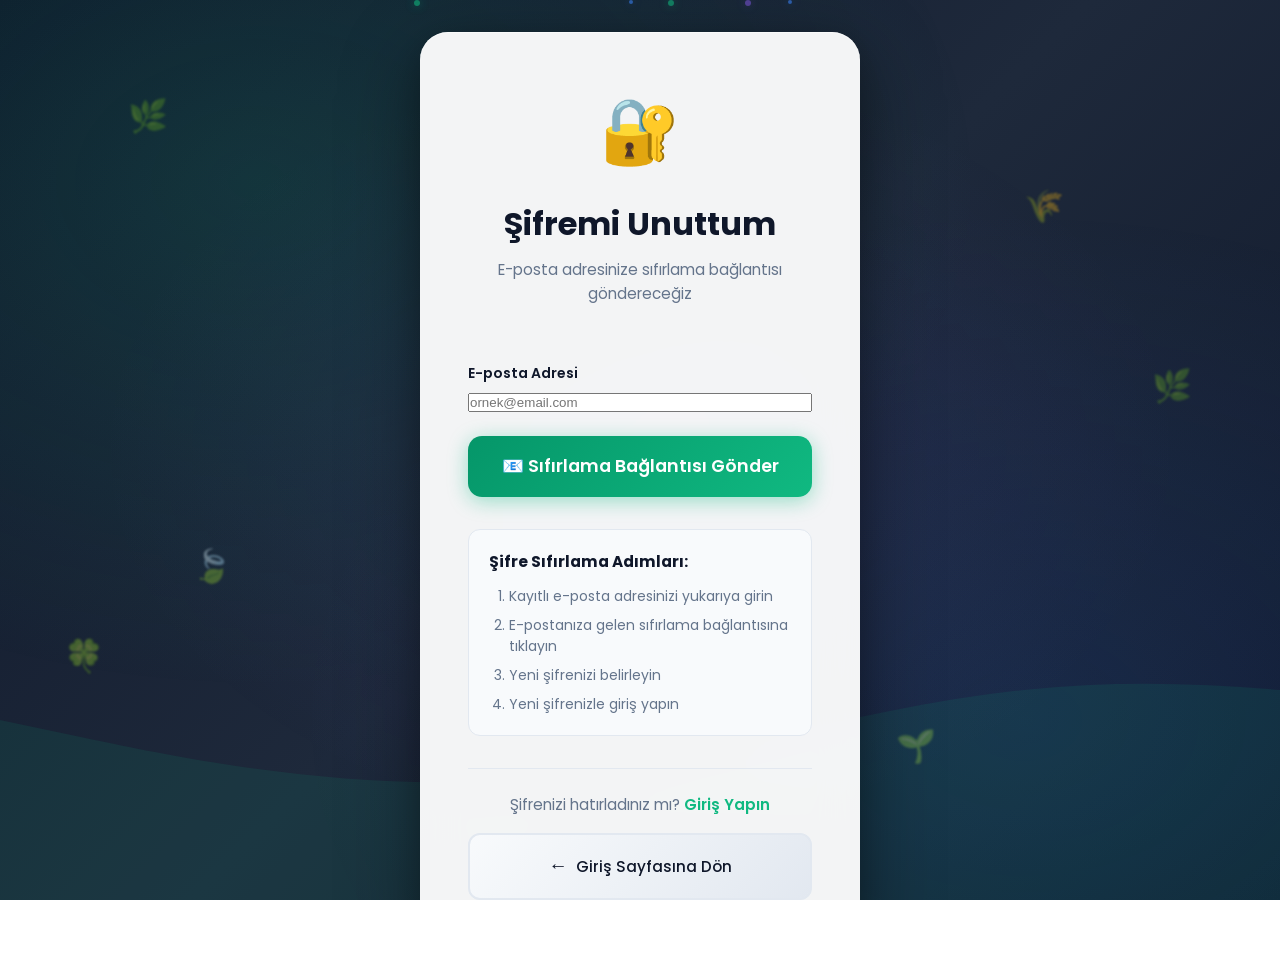
<file: frontend/forgot-password.html>
<!DOCTYPE html>
<html lang="tr">
<head>
    <meta charset="UTF-8">
    <meta name="viewport" content="width=device-width, initial-scale=1.0">
    <title>Şifremi Unuttum - AgriWatch</title>
    
    <!-- Google Fonts -->
    <link rel="preconnect" href="https://fonts.googleapis.com">
    <link rel="preconnect" href="https://fonts.gstatic.com" crossorigin>
    <link href="https://fonts.googleapis.com/css2?family=Poppins:wght@300;400;500;600;700;800&display=swap" rel="stylesheet">
    
    <link rel="stylesheet" href="css/auth.css">
</head>
<body>
    <!-- Animated Background -->
    <div class="animated-bg">
        <div class="gradient-overlay"></div>
        
        <!-- Floating Elements -->
        <div class="floating-elements">
            <div class="floating-leaf leaf-1">🌿</div>
            <div class="floating-leaf leaf-2">🌾</div>
            <div class="floating-leaf leaf-3">🍃</div>
            <div class="floating-leaf leaf-4">🌱</div>
            <div class="floating-leaf leaf-5">🌿</div>
            <div class="floating-leaf leaf-6">🍀</div>
        </div>
        
        <!-- Animated Waves -->
        <div class="waves">
            <svg class="wave wave-1" viewBox="0 0 1440 320" preserveAspectRatio="none">
                <path fill="rgba(16, 185, 129, 0.1)" d="M0,160L48,176C96,192,192,224,288,213.3C384,203,480,149,576,133.3C672,117,768,139,864,165.3C960,192,1056,224,1152,218.7C1248,213,1344,171,1392,149.3L1440,128L1440,320L1392,320C1344,320,1248,320,1152,320C1056,320,960,320,864,320C768,320,672,320,576,320C480,320,384,320,288,320C192,320,96,320,48,320L0,320Z"></path>
            </svg>
        </div>
        
        <!-- Particle dots -->
        <div class="particles">
            <span class="particle"></span>
            <span class="particle"></span>
            <span class="particle"></span>
            <span class="particle"></span>
            <span class="particle"></span>
        </div>
    </div>

    <!-- Main Content -->
    <div class="auth-container" style="justify-content: center;">
        <!-- Form Container -->
        <div class="auth-form-container">
            <div class="auth-card">
                <div class="auth-header">
                    <div class="forgot-icon">🔐</div>
                    <h2>Şifremi Unuttum</h2>
                    <p>E-posta adresinize sıfırlama bağlantısı göndereceğiz</p>
                </div>

                <form id="forgot-form" class="auth-form">
                    <div class="error-message" id="error-message"></div>
                    <div class="success-message" id="success-message"></div>

                    <div class="form-group">
                        <label for="email">E-posta Adresi</label>
                        <input type="email" id="email" name="email" placeholder="ornek@email.com" required>
                    </div>

                    <button type="submit" class="btn-submit" id="btn-reset">
                        <span class="btn-icon">📧</span>
                        <span class="btn-text">Sıfırlama Bağlantısı Gönder</span>
                    </button>
                </form>

                <div class="forgot-content" style="margin-top: 2rem;">
                    <div class="forgot-steps">
                        <h4>Şifre Sıfırlama Adımları:</h4>
                        <ol>
                            <li>Kayıtlı e-posta adresinizi yukarıya girin</li>
                            <li>E-postanıza gelen sıfırlama bağlantısına tıklayın</li>
                            <li>Yeni şifrenizi belirleyin</li>
                            <li>Yeni şifrenizle giriş yapın</li>
                        </ol>
                    </div>
                </div>

                <div class="auth-footer">
                    <p>Şifrenizi hatırladınız mı? <a href="login.html">Giriş Yapın</a></p>
                </div>

                <a href="login.html" class="btn-back">
                    <span>←</span> Giriş Sayfasına Dön
                </a>
            </div>
        </div>
    </div>

    <style>
        .forgot-icon {
            font-size: 4rem;
            margin-bottom: 1rem;
            animation: bounce 2s ease-in-out infinite;
        }
        
        @keyframes bounce {
            0%, 100% { transform: translateY(0); }
            50% { transform: translateY(-10px); }
        }
        
        .forgot-content {
            margin: 2rem 0;
        }
        
        .info-box {
            display: flex;
            align-items: flex-start;
            gap: 1rem;
            padding: 1rem;
            background: linear-gradient(135deg, #f0fdf4, #ecfeff);
            border-radius: 12px;
            border: 1px solid #a7f3d0;
            margin-bottom: 1.5rem;
        }
        
        .info-icon {
            font-size: 1.5rem;
            flex-shrink: 0;
        }
        
        .info-text p {
            color: #047857;
            font-size: 0.9rem;
            line-height: 1.5;
            margin: 0;
        }
        
        .contact-box {
            display: flex;
            align-items: center;
            gap: 1rem;
            padding: 1.25rem;
            background: linear-gradient(135deg, #0f172a, #1e293b);
            border-radius: 12px;
            margin-bottom: 1.5rem;
            box-shadow: 0 4px 20px rgba(0, 0, 0, 0.15);
        }
        
        .contact-icon {
            font-size: 2rem;
            width: 50px;
            height: 50px;
            background: linear-gradient(135deg, #10B981, #3B82F6);
            border-radius: 12px;
            display: flex;
            align-items: center;
            justify-content: center;
        }
        
        .contact-info {
            display: flex;
            flex-direction: column;
        }
        
        .contact-label {
            font-size: 0.8rem;
            color: #94a3b8;
            text-transform: uppercase;
            letter-spacing: 0.5px;
        }
        
        .contact-value {
            font-size: 1.15rem;
            font-weight: 600;
            color: white;
            margin-top: 0.25rem;
        }
        
        .forgot-steps {
            background: #f8fafc;
            border-radius: 12px;
            padding: 1.25rem;
            border: 1px solid #e2e8f0;
        }
        
        .forgot-steps h4 {
            font-size: 0.95rem;
            color: #0f172a;
            margin-bottom: 0.75rem;
        }
        
        .forgot-steps ol {
            margin: 0;
            padding-left: 1.25rem;
        }
        
        .forgot-steps li {
            font-size: 0.875rem;
            color: #64748b;
            margin-bottom: 0.5rem;
            line-height: 1.5;
        }
        
        .forgot-steps li:last-child {
            margin-bottom: 0;
        }
        
        .btn-back {
            display: flex;
            align-items: center;
            justify-content: center;
            gap: 0.5rem;
            width: 100%;
            padding: 1rem;
            background: linear-gradient(135deg, #f8fafc, #e2e8f0);
            border: 2px solid #e2e8f0;
            border-radius: 12px;
            font-size: 0.95rem;
            font-weight: 500;
            color: #0f172a;
            text-decoration: none;
            margin-top: 1rem;
            transition: all 0.3s ease;
        }
        
        .btn-back:hover {
            background: white;
            border-color: #10B981;
            color: #10B981;
            transform: translateY(-2px);
            box-shadow: 0 4px 12px rgba(0, 0, 0, 0.1);
        }
        
        .btn-back span {
            font-size: 1.2rem;
        }
    </style>

    <script>
        // Form submit
        document.getElementById('forgot-form').addEventListener('submit', async (e) => {
            e.preventDefault();
            
            const btn = document.getElementById('btn-reset');
            const errorDiv = document.getElementById('error-message');
            const successDiv = document.getElementById('success-message');
            
            btn.classList.add('loading');
            errorDiv.classList.remove('show');
            successDiv.classList.remove('show');
            
            const email = document.getElementById('email').value;
            
            try {
                // Şimdilik demo mode - gerçek uygulamada backend'e istek atacak
                await new Promise(resolve => setTimeout(resolve, 1500));
                
                // Success!
                btn.classList.remove('loading');
                btn.classList.add('success');
                btn.querySelector('.btn-text').textContent = '✓ Gönderildi!';
                
                successDiv.textContent = `${email} adresine şifre sıfırlama bağlantısı gönderildi. E-postanızı kontrol edin.`;
                successDiv.classList.add('show');
                
                setTimeout(() => {
                    window.location.href = 'login.html';
                }, 3000);
                
            } catch (error) {
                btn.classList.remove('loading');
                errorDiv.textContent = error.message || 'Bir hata oluştu. Lütfen tekrar deneyin.';
                errorDiv.classList.add('show');
            }
        });

        // Add floating animation delays
        document.querySelectorAll('.floating-leaf').forEach((leaf, index) => {
            leaf.style.animationDelay = `${index * 0.7}s`;
        });

        document.querySelectorAll('.particle').forEach((particle, index) => {
            particle.style.animationDelay = `${index * 0.5}s`;
            particle.style.left = `${Math.random() * 100}%`;
        });
    </script>
</body>
</html>
</file>
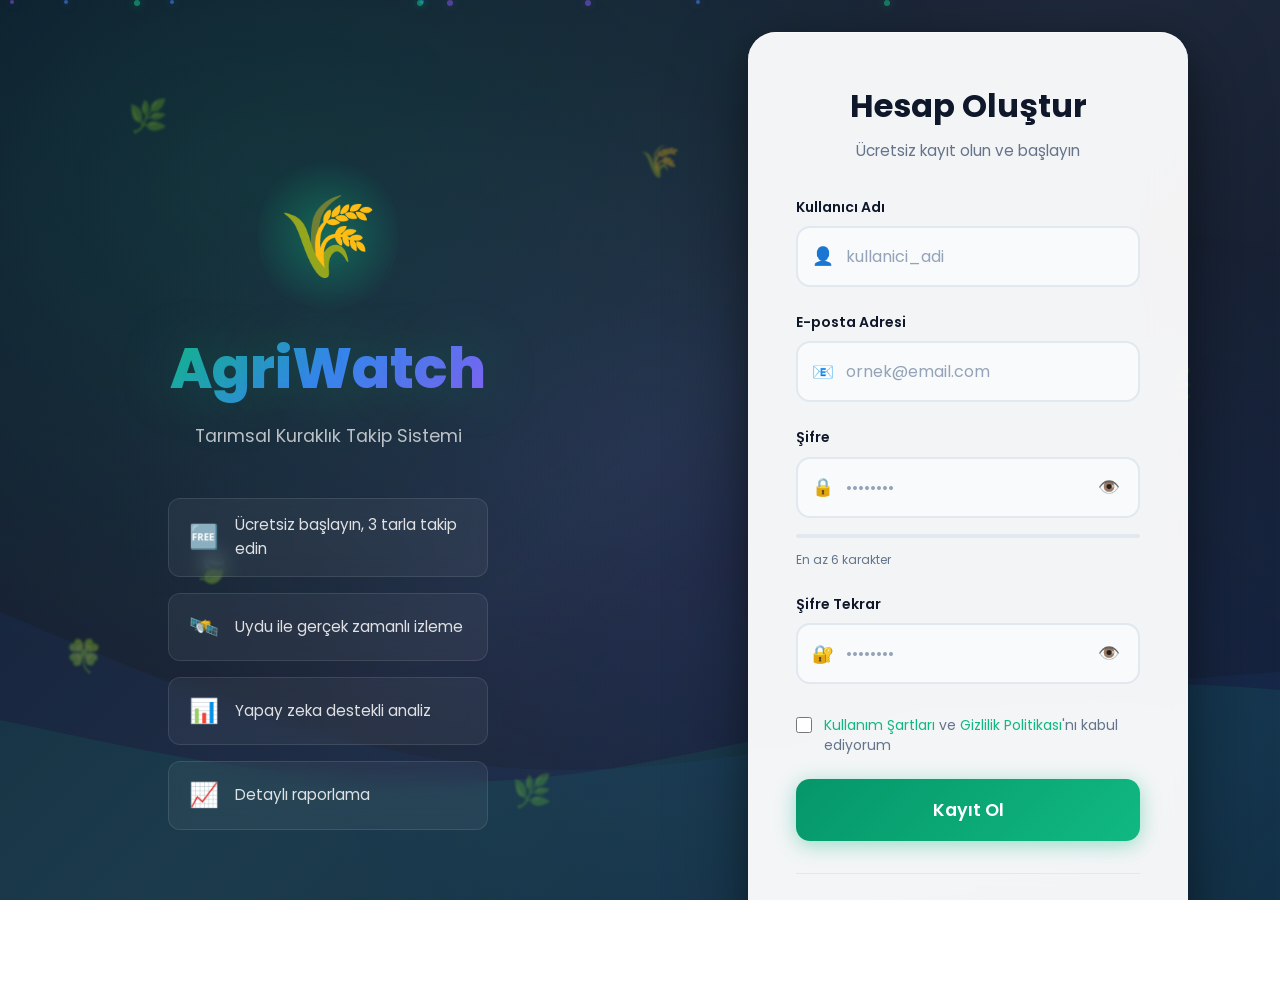
<file: frontend/register.html>
<!DOCTYPE html>
<html lang="tr">
<head>
    <meta charset="UTF-8">
    <meta name="viewport" content="width=device-width, initial-scale=1.0">
    <title>Kayıt Ol - AgriWatch</title>
    
    <!-- Google Fonts -->
    <link rel="preconnect" href="https://fonts.googleapis.com">
    <link rel="preconnect" href="https://fonts.gstatic.com" crossorigin>
    <link href="https://fonts.googleapis.com/css2?family=Poppins:wght@300;400;500;600;700;800&display=swap" rel="stylesheet">
    
    <link rel="stylesheet" href="css/auth.css">
</head>
<body>
    <!-- Animated Background -->
    <div class="animated-bg">
        <div class="gradient-overlay"></div>
        
        <!-- Floating Elements -->
        <div class="floating-elements">
            <div class="floating-leaf leaf-1">🌿</div>
            <div class="floating-leaf leaf-2">🌾</div>
            <div class="floating-leaf leaf-3">🍃</div>
            <div class="floating-leaf leaf-4">🌱</div>
            <div class="floating-leaf leaf-5">🌿</div>
            <div class="floating-leaf leaf-6">🍀</div>
            <div class="floating-leaf leaf-7">🌾</div>
            <div class="floating-leaf leaf-8">🌿</div>
        </div>
        
        <!-- Animated Waves -->
        <div class="waves">
            <svg class="wave wave-1" viewBox="0 0 1440 320" preserveAspectRatio="none">
                <path fill="rgba(16, 185, 129, 0.1)" d="M0,160L48,176C96,192,192,224,288,213.3C384,203,480,149,576,133.3C672,117,768,139,864,165.3C960,192,1056,224,1152,218.7C1248,213,1344,171,1392,149.3L1440,128L1440,320L1392,320C1344,320,1248,320,1152,320C1056,320,960,320,864,320C768,320,672,320,576,320C480,320,384,320,288,320C192,320,96,320,48,320L0,320Z"></path>
            </svg>
            <svg class="wave wave-2" viewBox="0 0 1440 320" preserveAspectRatio="none">
                <path fill="rgba(59, 130, 246, 0.08)" d="M0,64L48,96C96,128,192,192,288,202.7C384,213,480,171,576,144C672,117,768,107,864,122.7C960,139,1056,181,1152,181.3C1248,181,1344,139,1392,117.3L1440,96L1440,320L1392,320C1344,320,1248,320,1152,320C1056,320,960,320,864,320C768,320,672,320,576,320C480,320,384,320,288,320C192,320,96,320,48,320L0,320Z"></path>
            </svg>
        </div>
        
        <!-- Particle dots -->
        <div class="particles">
            <span class="particle"></span>
            <span class="particle"></span>
            <span class="particle"></span>
            <span class="particle"></span>
            <span class="particle"></span>
            <span class="particle"></span>
            <span class="particle"></span>
            <span class="particle"></span>
            <span class="particle"></span>
            <span class="particle"></span>
        </div>
    </div>

    <!-- Main Content -->
    <div class="auth-container">
        <!-- Left Side - Branding -->
        <div class="auth-branding">
            <div class="brand-content">
                <div class="logo-wrapper">
                    <div class="logo-icon">🌾</div>
                    <div class="logo-glow"></div>
                </div>
                <h1 class="brand-title">AgriWatch</h1>
                <p class="brand-subtitle">Tarımsal Kuraklık Takip Sistemi</p>
                
                <div class="features-list">
                    <div class="feature-item">
                        <span class="feature-icon">🆓</span>
                        <span class="feature-text">Ücretsiz başlayın, 3 tarla takip edin</span>
                    </div>
                    <div class="feature-item">
                        <span class="feature-icon">🛰️</span>
                        <span class="feature-text">Uydu ile gerçek zamanlı izleme</span>
                    </div>
                    <div class="feature-item">
                        <span class="feature-icon">📊</span>
                        <span class="feature-text">Yapay zeka destekli analiz</span>
                    </div>
                    <div class="feature-item">
                        <span class="feature-icon">📈</span>
                        <span class="feature-text">Detaylı raporlama</span>
                    </div>
                </div>
            </div>
        </div>

        <!-- Right Side - Register Form -->
        <div class="auth-form-container">
            <div class="auth-card">
                <div class="auth-header">
                    <h2>Hesap Oluştur</h2>
                    <p>Ücretsiz kayıt olun ve başlayın</p>
                </div>

                <form id="register-form" class="auth-form">
                    <div class="form-group">
                        <label for="username">Kullanıcı Adı</label>
                        <div class="input-wrapper">
                            <span class="input-icon">👤</span>
                            <input type="text" id="username" name="username" placeholder="kullanici_adi" required minlength="3">
                            <span class="input-focus-effect"></span>
                        </div>
                    </div>

                    <div class="form-group">
                        <label for="email">E-posta Adresi</label>
                        <div class="input-wrapper">
                            <span class="input-icon">📧</span>
                            <input type="email" id="email" name="email" placeholder="ornek@email.com" required>
                            <span class="input-focus-effect"></span>
                        </div>
                    </div>

                    <div class="form-group">
                        <label for="password">Şifre</label>
                        <div class="input-wrapper">
                            <span class="input-icon">🔒</span>
                            <input type="password" id="password" name="password" placeholder="••••••••" required minlength="6" oninput="checkPasswordStrength()">
                            <button type="button" class="toggle-password" onclick="togglePassword('password')">👁️</button>
                            <span class="input-focus-effect"></span>
                        </div>
                        <div class="password-strength">
                            <div class="password-strength-bar" id="strength-bar"></div>
                        </div>
                        <p class="password-hint" id="password-hint">En az 6 karakter</p>
                    </div>

                    <div class="form-group">
                        <label for="password-confirm">Şifre Tekrar</label>
                        <div class="input-wrapper">
                            <span class="input-icon">🔐</span>
                            <input type="password" id="password-confirm" name="password-confirm" placeholder="••••••••" required>
                            <button type="button" class="toggle-password" onclick="togglePassword('password-confirm')">👁️</button>
                            <span class="input-focus-effect"></span>
                        </div>
                    </div>

                    <div class="terms-checkbox">
                        <input type="checkbox" id="terms" required>
                        <label for="terms">
                            <a href="#">Kullanım Şartları</a> ve <a href="#">Gizlilik Politikası</a>'nı kabul ediyorum
                        </label>
                    </div>

                    <button type="submit" class="btn-submit" id="btn-register">
                        <span class="btn-text">Kayıt Ol</span>
                        <span class="btn-loader"></span>
                    </button>

                    <div class="error-message" id="error-message"></div>
                    <div class="success-message" id="success-message"></div>
                </form>

                <div class="auth-footer">
                    <p>Zaten hesabınız var mı? <a href="login.html">Giriş Yapın</a></p>
                </div>
            </div>
        </div>
    </div>

    <script>
        // Toggle password visibility
        function togglePassword(fieldId) {
            const pwd = document.getElementById(fieldId);
            const btn = pwd.parentElement.querySelector('.toggle-password');
            if (pwd.type === 'password') {
                pwd.type = 'text';
                btn.textContent = '🙈';
            } else {
                pwd.type = 'password';
                btn.textContent = '👁️';
            }
        }

        // Check password strength
        function checkPasswordStrength() {
            const password = document.getElementById('password').value;
            const bar = document.getElementById('strength-bar');
            const hint = document.getElementById('password-hint');
            
            bar.className = 'password-strength-bar';
            
            if (password.length < 6) {
                bar.style.width = '20%';
                bar.style.background = '#ef4444';
                hint.textContent = 'Çok kısa';
                hint.style.color = '#ef4444';
            } else if (password.length < 8) {
                bar.classList.add('weak');
                hint.textContent = 'Zayıf şifre';
                hint.style.color = '#ef4444';
            } else if (password.length < 10 || !/[A-Z]/.test(password) || !/[0-9]/.test(password)) {
                bar.classList.add('medium');
                hint.textContent = 'Orta güçlükte';
                hint.style.color = '#f59e0b';
            } else {
                bar.classList.add('strong');
                hint.textContent = 'Güçlü şifre ✓';
                hint.style.color = '#10b981';
            }
        }

        // Form submit
        document.getElementById('register-form').addEventListener('submit', async (e) => {
            e.preventDefault();
            
            const btn = document.getElementById('btn-register');
            const errorDiv = document.getElementById('error-message');
            const successDiv = document.getElementById('success-message');
            
            btn.classList.add('loading');
            errorDiv.classList.remove('show');
            successDiv.classList.remove('show');
            
            const username = document.getElementById('username').value;
            const email = document.getElementById('email').value;
            const password = document.getElementById('password').value;
            const passwordConfirm = document.getElementById('password-confirm').value;
            
            // Validation
            if (password !== passwordConfirm) {
                btn.classList.remove('loading');
                errorDiv.textContent = 'Şifreler eşleşmiyor!';
                errorDiv.classList.add('show');
                return;
            }
            
            if (password.length < 6) {
                btn.classList.remove('loading');
                errorDiv.textContent = 'Şifre en az 6 karakter olmalı!';
                errorDiv.classList.add('show');
                return;
            }
            
            try {
                const response = await fetch('http://localhost:5000/api/auth/register', {
                    method: 'POST',
                    headers: { 'Content-Type': 'application/json' },
                    body: JSON.stringify({ username, email, password })
                });
                
                const data = await response.json();
                
                if (response.ok) {
                    // Success!
                    btn.classList.remove('loading');
                    btn.classList.add('success');
                    btn.querySelector('.btn-text').textContent = '✓ Kayıt Başarılı!';
                    
                    successDiv.textContent = 'Hesabınız oluşturuldu! Giriş sayfasına yönlendiriliyorsunuz...';
                    successDiv.classList.add('show');
                    
                    setTimeout(() => {
                        window.location.href = 'login.html';
                    }, 2000);
                } else {
                    throw new Error(data.error || 'Kayıt başarısız');
                }
            } catch (error) {
                btn.classList.remove('loading');
                errorDiv.textContent = error.message === 'Failed to fetch' 
                    ? 'Sunucuya bağlanılamıyor! Backend çalışıyor mu?' 
                    : error.message;
                errorDiv.classList.add('show');
                
                // Shake animation
                document.querySelector('.auth-card').classList.add('shake');
                setTimeout(() => {
                    document.querySelector('.auth-card').classList.remove('shake');
                }, 500);
            }
        });

        // Check if already logged in
        if (localStorage.getItem('token')) {
            window.location.href = 'index.html';
        }

        // Add floating animation delays
        document.querySelectorAll('.floating-leaf').forEach((leaf, index) => {
            leaf.style.animationDelay = `${index * 0.7}s`;
        });

        document.querySelectorAll('.particle').forEach((particle, index) => {
            particle.style.animationDelay = `${index * 0.5}s`;
            particle.style.left = `${Math.random() * 100}%`;
        });
    </script>
    
    <style>
        .success-message {
            padding: 0.875rem;
            background: #f0fdf4;
            border: 1px solid #86efac;
            border-radius: 10px;
            color: #16a34a;
            font-size: 0.875rem;
            text-align: center;
            display: none;
            margin-top: 1rem;
        }
        
        .success-message.show {
            display: block;
            animation: fadeIn 0.3s ease;
        }
        
        .terms-checkbox {
            margin-top: 0.5rem;
        }
        
        .terms-checkbox input[type="checkbox"] {
            width: 18px;
            height: 18px;
            cursor: pointer;
        }
        
        .terms-checkbox label {
            cursor: pointer;
            line-height: 1.4;
        }
    </style>
</body>
</html>
</file>
<file: frontend/css/auth.css>
/* ========================================
   AGRIWATCH - AUTH PAGES STYLES
   Stunning Animated Login/Register
   ======================================== */

@import url('https://fonts.googleapis.com/css2?family=Poppins:wght@300;400;500;600;700;800&display=swap');

/* ========================================
   VARIABLES
   ======================================== */
:root {
    --primary: #10B981;
    --primary-dark: #059669;
    --primary-light: #34D399;
    --accent-blue: #3B82F6;
    --accent-purple: #8B5CF6;
    --bg-dark: #0f172a;
    --text-dark: #0f172a;
    --text-light: #64748b;
    --text-white: #ffffff;
    --card-bg: rgba(255, 255, 255, 0.95);
    --glass-bg: rgba(255, 255, 255, 0.1);
    --radius-lg: 20px;
    --radius-xl: 28px;
}

/* ========================================
   RESET & BASE
   ======================================== */
*, *::before, *::after {
    margin: 0;
    padding: 0;
    box-sizing: border-box;
}

html, body {
    height: 100%;
    overflow: hidden;
}

body {
    font-family: 'Poppins', sans-serif;
    background: linear-gradient(135deg, #0f172a 0%, #1e293b 50%, #0f172a 100%);
    color: var(--text-dark);
    line-height: 1.6;
}

/* ========================================
   ANIMATED BACKGROUND
   ======================================== */
.animated-bg {
    position: fixed;
    inset: 0;
    z-index: 0;
    overflow: hidden;
}

.gradient-overlay {
    position: absolute;
    inset: 0;
    background: 
        radial-gradient(ellipse at 20% 20%, rgba(16, 185, 129, 0.15) 0%, transparent 50%),
        radial-gradient(ellipse at 80% 80%, rgba(59, 130, 246, 0.12) 0%, transparent 50%),
        radial-gradient(ellipse at 50% 50%, rgba(139, 92, 246, 0.08) 0%, transparent 60%);
    animation: gradientShift 15s ease-in-out infinite;
}

@keyframes gradientShift {
    0%, 100% { 
        background-position: 0% 0%, 100% 100%, 50% 50%;
        opacity: 1;
    }
    33% { 
        background-position: 100% 0%, 0% 100%, 30% 70%;
        opacity: 0.9;
    }
    66% { 
        background-position: 50% 100%, 50% 0%, 70% 30%;
        opacity: 1;
    }
}

/* Floating Leaves */
.floating-elements {
    position: absolute;
    inset: 0;
    pointer-events: none;
}

.floating-leaf {
    position: absolute;
    font-size: 2rem;
    opacity: 0.4;
    animation: floatLeaf 20s ease-in-out infinite;
    filter: blur(1px);
}

.leaf-1 { top: 10%; left: 10%; animation-duration: 18s; }
.leaf-2 { top: 20%; left: 80%; animation-duration: 22s; animation-delay: 2s; }
.leaf-3 { top: 60%; left: 15%; animation-duration: 20s; animation-delay: 4s; }
.leaf-4 { top: 80%; left: 70%; animation-duration: 24s; animation-delay: 1s; }
.leaf-5 { top: 40%; left: 90%; animation-duration: 19s; animation-delay: 3s; }
.leaf-6 { top: 70%; left: 5%; animation-duration: 21s; animation-delay: 5s; }
.leaf-7 { top: 15%; left: 50%; animation-duration: 23s; animation-delay: 2.5s; }
.leaf-8 { top: 85%; left: 40%; animation-duration: 17s; animation-delay: 1.5s; }

@keyframes floatLeaf {
    0%, 100% {
        transform: translateY(0) translateX(0) rotate(0deg) scale(1);
        opacity: 0.4;
    }
    25% {
        transform: translateY(-30px) translateX(20px) rotate(10deg) scale(1.1);
        opacity: 0.6;
    }
    50% {
        transform: translateY(-15px) translateX(-15px) rotate(-5deg) scale(0.95);
        opacity: 0.5;
    }
    75% {
        transform: translateY(-40px) translateX(10px) rotate(15deg) scale(1.05);
        opacity: 0.55;
    }
}

/* Waves */
.waves {
    position: absolute;
    bottom: 0;
    left: 0;
    right: 0;
    height: 40%;
    overflow: hidden;
}

.wave {
    position: absolute;
    bottom: 0;
    left: 0;
    width: 200%;
    height: 100%;
}

.wave-1 {
    animation: waveMove 25s linear infinite;
}

.wave-2 {
    animation: waveMove 20s linear infinite reverse;
    opacity: 0.7;
}

@keyframes waveMove {
    0% { transform: translateX(0); }
    100% { transform: translateX(-50%); }
}

/* Particles */
.particles {
    position: absolute;
    inset: 0;
    pointer-events: none;
}

.particle {
    position: absolute;
    width: 6px;
    height: 6px;
    background: rgba(16, 185, 129, 0.6);
    border-radius: 50%;
    animation: particleFloat 15s ease-in-out infinite;
    box-shadow: 0 0 10px rgba(16, 185, 129, 0.4);
}

.particle:nth-child(even) {
    background: rgba(59, 130, 246, 0.6);
    box-shadow: 0 0 10px rgba(59, 130, 246, 0.4);
    width: 4px;
    height: 4px;
}

.particle:nth-child(3n) {
    background: rgba(139, 92, 246, 0.5);
    box-shadow: 0 0 10px rgba(139, 92, 246, 0.3);
}

@keyframes particleFloat {
    0%, 100% {
        transform: translateY(100vh) scale(0);
        opacity: 0;
    }
    10% {
        opacity: 1;
        transform: translateY(90vh) scale(1);
    }
    90% {
        opacity: 1;
        transform: translateY(10vh) scale(1);
    }
    100% {
        transform: translateY(0) scale(0);
        opacity: 0;
    }
}

/* ========================================
   AUTH CONTAINER
   ======================================== */
.auth-container {
    position: relative;
    z-index: 10;
    display: flex;
    min-height: 100vh;
}

/* Left Side - Branding */
.auth-branding {
    flex: 1;
    display: flex;
    align-items: center;
    justify-content: center;
    padding: 3rem;
}

.brand-content {
    text-align: center;
    color: var(--text-white);
    animation: fadeInUp 1s ease-out;
}

@keyframes fadeInUp {
    from {
        opacity: 0;
        transform: translateY(30px);
    }
    to {
        opacity: 1;
        transform: translateY(0);
    }
}

.logo-wrapper {
    position: relative;
    display: inline-block;
    margin-bottom: 1.5rem;
}

.logo-icon {
    font-size: 5rem;
    display: block;
    animation: logoPulse 3s ease-in-out infinite;
}

.logo-glow {
    position: absolute;
    inset: -20px;
    background: radial-gradient(circle, rgba(16, 185, 129, 0.4) 0%, transparent 70%);
    border-radius: 50%;
    animation: glowPulse 3s ease-in-out infinite;
    z-index: -1;
}

@keyframes logoPulse {
    0%, 100% { transform: scale(1) rotate(0deg); }
    50% { transform: scale(1.05) rotate(3deg); }
}

@keyframes glowPulse {
    0%, 100% { transform: scale(1); opacity: 0.5; }
    50% { transform: scale(1.2); opacity: 0.8; }
}

.brand-title {
    font-size: 3.5rem;
    font-weight: 800;
    background: linear-gradient(135deg, #10B981, #3B82F6, #8B5CF6);
    -webkit-background-clip: text;
    -webkit-text-fill-color: transparent;
    background-clip: text;
    margin-bottom: 0.5rem;
    text-shadow: 0 0 60px rgba(16, 185, 129, 0.3);
}

.brand-subtitle {
    font-size: 1.1rem;
    color: rgba(255, 255, 255, 0.7);
    margin-bottom: 3rem;
}

.features-list {
    display: flex;
    flex-direction: column;
    gap: 1rem;
    text-align: left;
    max-width: 320px;
    margin: 0 auto;
}

.feature-item {
    display: flex;
    align-items: center;
    gap: 1rem;
    padding: 0.875rem 1.25rem;
    background: rgba(255, 255, 255, 0.05);
    backdrop-filter: blur(10px);
    border-radius: 12px;
    border: 1px solid rgba(255, 255, 255, 0.1);
    transition: all 0.3s ease;
    animation: fadeInUp 0.8s ease-out backwards;
}

.feature-item:nth-child(1) { animation-delay: 0.2s; }
.feature-item:nth-child(2) { animation-delay: 0.4s; }
.feature-item:nth-child(3) { animation-delay: 0.6s; }
.feature-item:nth-child(4) { animation-delay: 0.8s; }

.feature-item:hover {
    background: rgba(255, 255, 255, 0.1);
    transform: translateX(10px);
    border-color: rgba(16, 185, 129, 0.3);
}

.feature-icon {
    font-size: 1.5rem;
}

.feature-text {
    font-size: 0.95rem;
    color: rgba(255, 255, 255, 0.85);
}

/* Right Side - Form */
.auth-form-container {
    flex: 1;
    display: flex;
    align-items: center;
    justify-content: center;
    padding: 2rem;
}

.auth-card {
    background: var(--card-bg);
    backdrop-filter: blur(20px);
    border-radius: var(--radius-xl);
    padding: 3rem;
    width: 100%;
    max-width: 440px;
    box-shadow: 
        0 25px 80px rgba(0, 0, 0, 0.4),
        0 10px 30px rgba(0, 0, 0, 0.2),
        inset 0 1px 0 rgba(255, 255, 255, 0.6);
    animation: slideInRight 0.8s ease-out;
    transition: transform 0.3s ease;
}

@keyframes slideInRight {
    from {
        opacity: 0;
        transform: translateX(50px);
    }
    to {
        opacity: 1;
        transform: translateX(0);
    }
}

.auth-card.shake {
    animation: shake 0.5s ease-in-out;
}

@keyframes shake {
    0%, 100% { transform: translateX(0); }
    20% { transform: translateX(-15px); }
    40% { transform: translateX(15px); }
    60% { transform: translateX(-10px); }
    80% { transform: translateX(10px); }
}

.auth-header {
    text-align: center;
    margin-bottom: 2rem;
}

.auth-header h2 {
    font-size: 2rem;
    font-weight: 700;
    color: var(--text-dark);
    margin-bottom: 0.5rem;
}

.auth-header p {
    color: var(--text-light);
    font-size: 0.95rem;
}

/* Form Styles */
.auth-form {
    display: flex;
    flex-direction: column;
    gap: 1.5rem;
}

.form-group {
    display: flex;
    flex-direction: column;
    gap: 0.5rem;
}

.form-group label {
    font-size: 0.875rem;
    font-weight: 600;
    color: var(--text-dark);
}

.input-wrapper {
    position: relative;
    display: flex;
    align-items: center;
}

.input-icon {
    position: absolute;
    left: 1rem;
    font-size: 1.1rem;
    z-index: 2;
}

.input-wrapper input {
    width: 100%;
    padding: 1rem 1rem 1rem 3rem;
    border: 2px solid #e2e8f0;
    border-radius: 14px;
    font-size: 1rem;
    font-family: inherit;
    background: #f8fafc;
    transition: all 0.3s ease;
    outline: none;
}

.input-wrapper input:focus {
    border-color: var(--primary);
    background: white;
    box-shadow: 0 0 0 4px rgba(16, 185, 129, 0.1);
}

.input-wrapper input::placeholder {
    color: #94a3b8;
}

.input-focus-effect {
    position: absolute;
    bottom: 0;
    left: 50%;
    width: 0;
    height: 3px;
    background: linear-gradient(90deg, var(--primary), var(--accent-blue));
    border-radius: 0 0 14px 14px;
    transition: all 0.3s ease;
    transform: translateX(-50%);
}

.input-wrapper input:focus + .input-focus-effect,
.input-wrapper input:focus ~ .input-focus-effect {
    width: calc(100% - 4px);
}

.toggle-password {
    position: absolute;
    right: 1rem;
    background: none;
    border: none;
    cursor: pointer;
    font-size: 1.1rem;
    padding: 0.25rem;
    z-index: 2;
}

/* Form Options */
.form-options {
    display: flex;
    justify-content: space-between;
    align-items: center;
    font-size: 0.875rem;
}

.remember-me {
    display: flex;
    align-items: center;
    gap: 0.5rem;
    cursor: pointer;
    color: var(--text-light);
}

.remember-me input {
    display: none;
}

.checkmark {
    width: 20px;
    height: 20px;
    border: 2px solid #cbd5e1;
    border-radius: 6px;
    display: flex;
    align-items: center;
    justify-content: center;
    transition: all 0.3s ease;
}

.remember-me input:checked + .checkmark {
    background: var(--primary);
    border-color: var(--primary);
}

.remember-me input:checked + .checkmark::after {
    content: '✓';
    color: white;
    font-size: 0.75rem;
    font-weight: bold;
}

.forgot-link {
    color: var(--primary);
    text-decoration: none;
    font-weight: 500;
    transition: color 0.3s ease;
}

.forgot-link:hover {
    color: var(--primary-dark);
    text-decoration: underline;
}

/* Submit Button */
.btn-submit {
    position: relative;
    width: 100%;
    padding: 1.1rem 2rem;
    background: linear-gradient(135deg, var(--primary-dark), var(--primary), var(--primary-light));
    background-size: 200% 200%;
    border: none;
    border-radius: 14px;
    color: white;
    font-size: 1.1rem;
    font-weight: 600;
    font-family: inherit;
    cursor: pointer;
    overflow: hidden;
    transition: all 0.4s ease;
    box-shadow: 0 4px 20px rgba(16, 185, 129, 0.4);
    animation: gradientFlow 3s ease infinite;
}

@keyframes gradientFlow {
    0% { background-position: 0% 50%; }
    50% { background-position: 100% 50%; }
    100% { background-position: 0% 50%; }
}

.btn-submit::before {
    content: '';
    position: absolute;
    top: 0;
    left: -100%;
    width: 100%;
    height: 100%;
    background: linear-gradient(90deg, transparent, rgba(255,255,255,0.3), transparent);
    transition: left 0.6s ease;
}

.btn-submit:hover {
    transform: translateY(-3px);
    box-shadow: 0 8px 30px rgba(16, 185, 129, 0.5);
}

.btn-submit:hover::before {
    left: 100%;
}

.btn-submit:active {
    transform: translateY(-1px);
}

.btn-submit.loading .btn-text {
    opacity: 0;
}

.btn-submit.loading .btn-loader {
    display: block;
}

.btn-submit.success {
    background: linear-gradient(135deg, #059669, #10B981);
}

.btn-loader {
    display: none;
    position: absolute;
    top: 50%;
    left: 50%;
    transform: translate(-50%, -50%);
    width: 24px;
    height: 24px;
    border: 3px solid rgba(255,255,255,0.3);
    border-top-color: white;
    border-radius: 50%;
    animation: spin 0.8s linear infinite;
}

@keyframes spin {
    to { transform: translate(-50%, -50%) rotate(360deg); }
}

/* Error Message */
.error-message {
    padding: 0.875rem;
    background: #fef2f2;
    border: 1px solid #fecaca;
    border-radius: 10px;
    color: #dc2626;
    font-size: 0.875rem;
    text-align: center;
    display: none;
}

.error-message.show {
    display: block;
    animation: fadeIn 0.3s ease;
}

@keyframes fadeIn {
    from { opacity: 0; transform: translateY(-10px); }
    to { opacity: 1; transform: translateY(0); }
}

/* Auth Footer */
.auth-footer {
    text-align: center;
    margin-top: 2rem;
    padding-top: 1.5rem;
    border-top: 1px solid #e2e8f0;
}

.auth-footer p {
    color: var(--text-light);
    font-size: 0.95rem;
}

.auth-footer a {
    color: var(--primary);
    font-weight: 600;
    text-decoration: none;
    transition: color 0.3s ease;
}

.auth-footer a:hover {
    color: var(--primary-dark);
    text-decoration: underline;
}

/* Divider */
.auth-divider {
    display: flex;
    align-items: center;
    margin: 1.5rem 0;
}

.auth-divider::before,
.auth-divider::after {
    content: '';
    flex: 1;
    height: 1px;
    background: #e2e8f0;
}

.auth-divider span {
    padding: 0 1rem;
    color: var(--text-light);
    font-size: 0.875rem;
}

/* Demo Button */
.btn-demo {
    width: 100%;
    padding: 0.875rem;
    background: linear-gradient(135deg, #f8fafc, #e2e8f0);
    border: 2px solid #e2e8f0;
    border-radius: 12px;
    font-size: 0.95rem;
    font-weight: 500;
    font-family: inherit;
    color: var(--text-dark);
    cursor: pointer;
    display: flex;
    align-items: center;
    justify-content: center;
    gap: 0.5rem;
    transition: all 0.3s ease;
}

.btn-demo:hover {
    background: white;
    border-color: var(--primary);
    color: var(--primary);
    transform: translateY(-2px);
    box-shadow: 0 4px 12px rgba(0, 0, 0, 0.1);
}

/* ========================================
   RESPONSIVE
   ======================================== */
@media (max-width: 1024px) {
    .auth-branding {
        display: none;
    }
    
    .auth-form-container {
        flex: 1;
        background: linear-gradient(135deg, rgba(15, 23, 42, 0.95), rgba(30, 41, 59, 0.95));
    }
    
    .auth-card {
        max-width: 420px;
    }
}

@media (max-width: 480px) {
    .auth-card {
        padding: 2rem 1.5rem;
        border-radius: 20px;
    }
    
    .auth-header h2 {
        font-size: 1.75rem;
    }
    
    .brand-title {
        font-size: 2.5rem;
    }
}

/* ========================================
   REGISTER PAGE SPECIFIC
   ======================================== */
.form-row {
    display: grid;
    grid-template-columns: 1fr 1fr;
    gap: 1rem;
}

@media (max-width: 480px) {
    .form-row {
        grid-template-columns: 1fr;
    }
}

/* Password Strength */
.password-strength {
    height: 4px;
    background: #e2e8f0;
    border-radius: 2px;
    margin-top: 0.5rem;
    overflow: hidden;
}

.password-strength-bar {
    height: 100%;
    width: 0;
    border-radius: 2px;
    transition: all 0.3s ease;
}

.password-strength-bar.weak { width: 33%; background: #ef4444; }
.password-strength-bar.medium { width: 66%; background: #f59e0b; }
.password-strength-bar.strong { width: 100%; background: #10b981; }

.password-hint {
    font-size: 0.75rem;
    color: var(--text-light);
    margin-top: 0.25rem;
}

/* Terms Checkbox */
.terms-checkbox {
    display: flex;
    align-items: flex-start;
    gap: 0.75rem;
    font-size: 0.875rem;
    color: var(--text-light);
}

.terms-checkbox a {
    color: var(--primary);
    text-decoration: none;
}

.terms-checkbox a:hover {
    text-decoration: underline;
}
</file>
